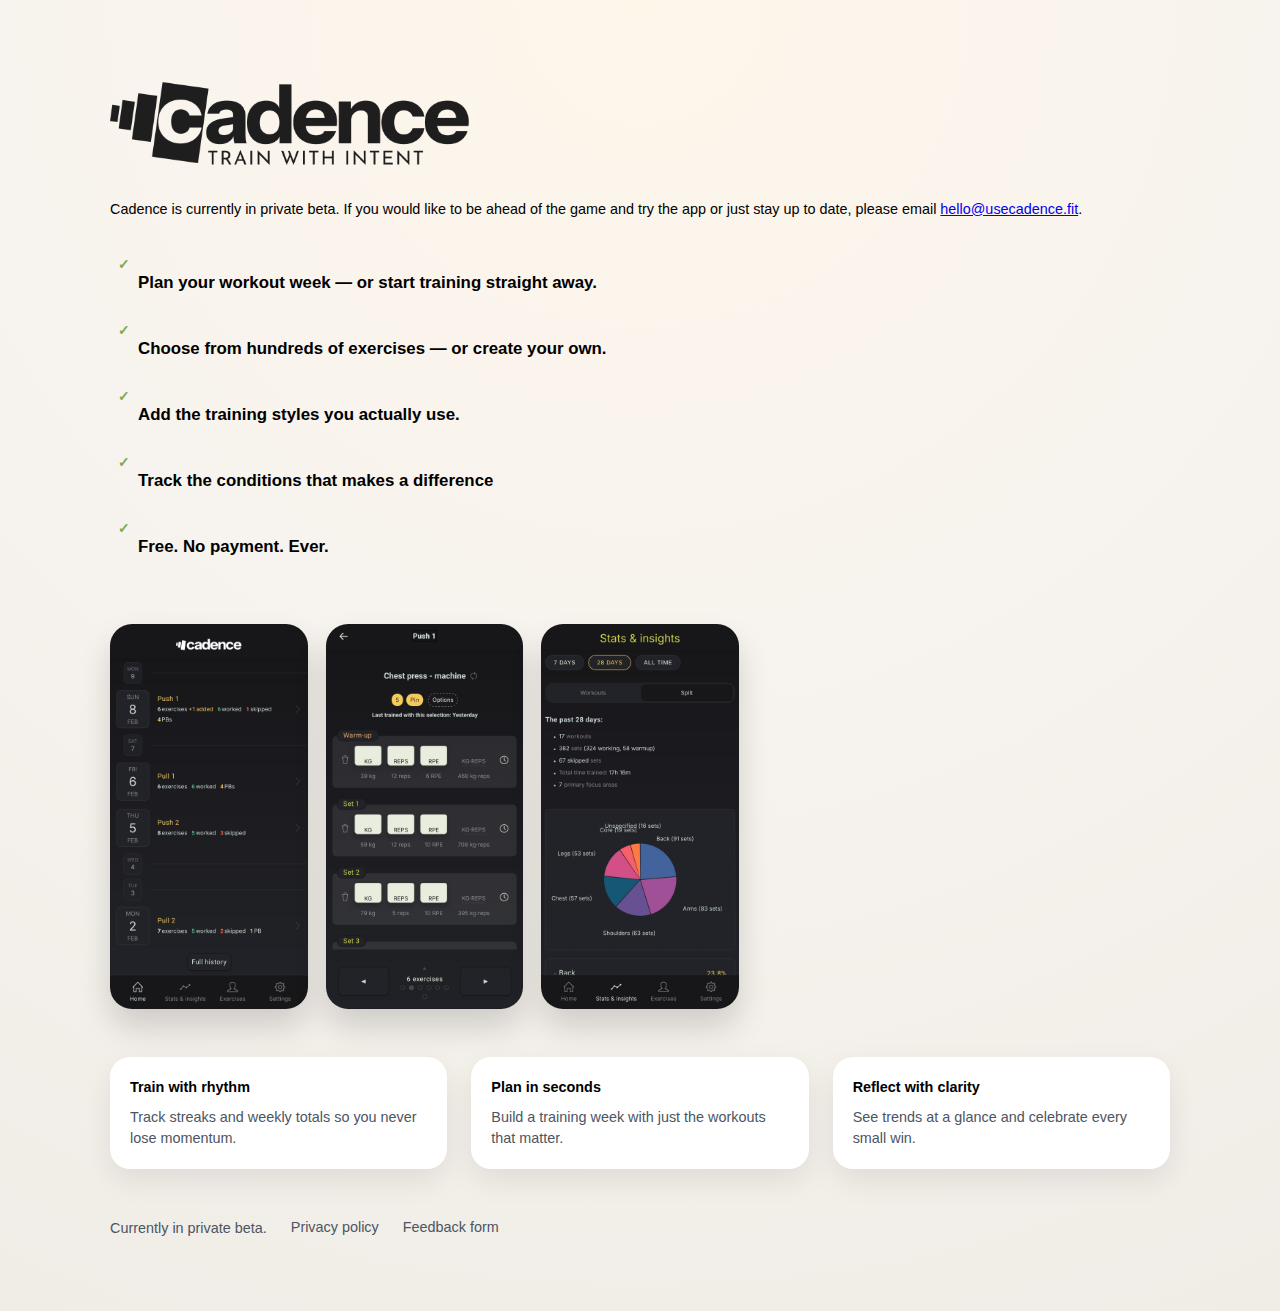
<file: index.html>
<!doctype html>
<html lang="en">
  <head>
    <meta charset="utf-8" />
    <!-- Primary Meta -->
    <title>Cadence — free forever training log</title>
    <meta
      name="description"
      content="A free forever training log built for consistency. Track workouts, see context, and understand your progress. No subscriptions."
    />

    <!-- Open Graph -->
    <meta property="og:type" content="website" />
    <meta property="og:url" content="https://usecadence.fit/" />
    <meta property="og:site_name" content="Cadence" />
    <meta property="og:title" content="Cadence — free forever training log" />
    <meta
      property="og:description"
      content="No subscriptions. Track workouts simply. See personal bests, rest, trends, and progress — without the noise."
    />
    <meta
      property="og:image"
      content="https://usecadence.fit/assets/images/OG.png"
    />

    <!-- Twitter -->
    <meta name="twitter:card" content="summary_large_image" />
    <meta name="twitter:title" content="Cadence — free forever training log" />
    <meta
      name="twitter:description"
      content="Free forever. Built for consistent training. Clear tracking. Real progress. No subscriptions."
    />
    <meta
      name="twitter:image"
      content="https://usecadence.fit/assets/images/final4.png"
    />
    <meta name="twitter:creator" content="@trainwithcadance" />

    <meta name="viewport" content="width=device-width, initial-scale=1" />

    <link rel="preconnect" href="https://fonts.googleapis.com" />
    <link rel="preconnect" href="https://fonts.gstatic.com" crossorigin />
    <link
      href="https://fonts.googleapis.com/css2?family=Fraunces:wght@400;600;700&family=Space+Grotesk:wght@400;500;600&display=swap"
      rel="stylesheet"
    />
    <link rel="stylesheet" href="/tokens.css" />
    <link rel="stylesheet" href="/main.css" />
    <link rel="icon" type="image/png" href="/favicon.png" />
  </head>
  <body class="page-home">
    <main>
      <header class="header-home">
        <div class="header-brand">
          <div class="logo">
            <img src="assets/images/cadence-fit.png" alt="Cadence Fit logo" />
          </div>
          <aside class="beta-panel">
            <p>
              Cadence is currently in private beta. If you would like to be
              ahead of the game and try the app or just stay up to date, please
              email
              <a href="mailto:hello@usecadence.fit">hello@usecadence.fit</a>.
            </p>
          </aside>
        </div>
        <section class="cadence-benefits">
          <ul class="tagline-list">
            <li>
              <h3>Plan your workout week — or start training straight away.</h3>
              <!-- <p>Build a schedule or stay flexible and make it up as you go.</p> -->
            </li>
            <li>
              <h3>
                Choose from hundreds of exercises &mdash; or create your own.
              </h3>
              <!-- <p>Every movement, any variation, fully customisable.</p> -->
            </li>
            <li>
              <h3>Add the training styles you actually use.</h3>
              <!-- <p>
                Drop sets, cluster sets, supersets &amp; cirtcuits &mdash;
                <em>every time, or time to time</em>
              </p> -->
            </li>
            <li>
              <h3>Track the conditions that makes a difference</h3>
              <!-- <p>
                More than just weights and reps &mdash; track the options and
                settings that impact your session.
              </p> -->
            </li>
            <li>
              <h3>Free. No payment. Ever.</h3>
            </li>
          </ul>
        </section>
      </header>

      <section class="screenshots" aria-label="Cadence app screenshots">
        <img
          src="assets/images/final2.png"
          alt="Cadence home screen showing training streaks and week overview"
        />
        <img
          src="assets/images/final4.png"
          alt="Cadence progress insights screen"
        />
        <img
          src="assets/images/final5.png"
          alt="Cadence workout planner view"
        />
      </section>

      <section class="grid" aria-label="Key benefits">
        <article class="card">
          <h3>Train with rhythm</h3>
          <p>Track streaks and weekly totals so you never lose momentum.</p>
        </article>
        <article class="card">
          <h3>Plan in seconds</h3>
          <p>Build a training week with just the workouts that matter.</p>
        </article>
        <article class="card">
          <h3>Reflect with clarity</h3>
          <p>See trends at a glance and celebrate every small win.</p>
        </article>
      </section>

      <footer>
        <span>Currently in private beta.</span>
        <a href="/privacy.html">Privacy policy</a>
        <a
          href="https://forms.gle/9rcPxuMtKUVsBSPv9"
          target="_blank"
          rel="noopener"
        >
          Feedback form
        </a>
      </footer>
    </main>
  </body>
</html>
</file>
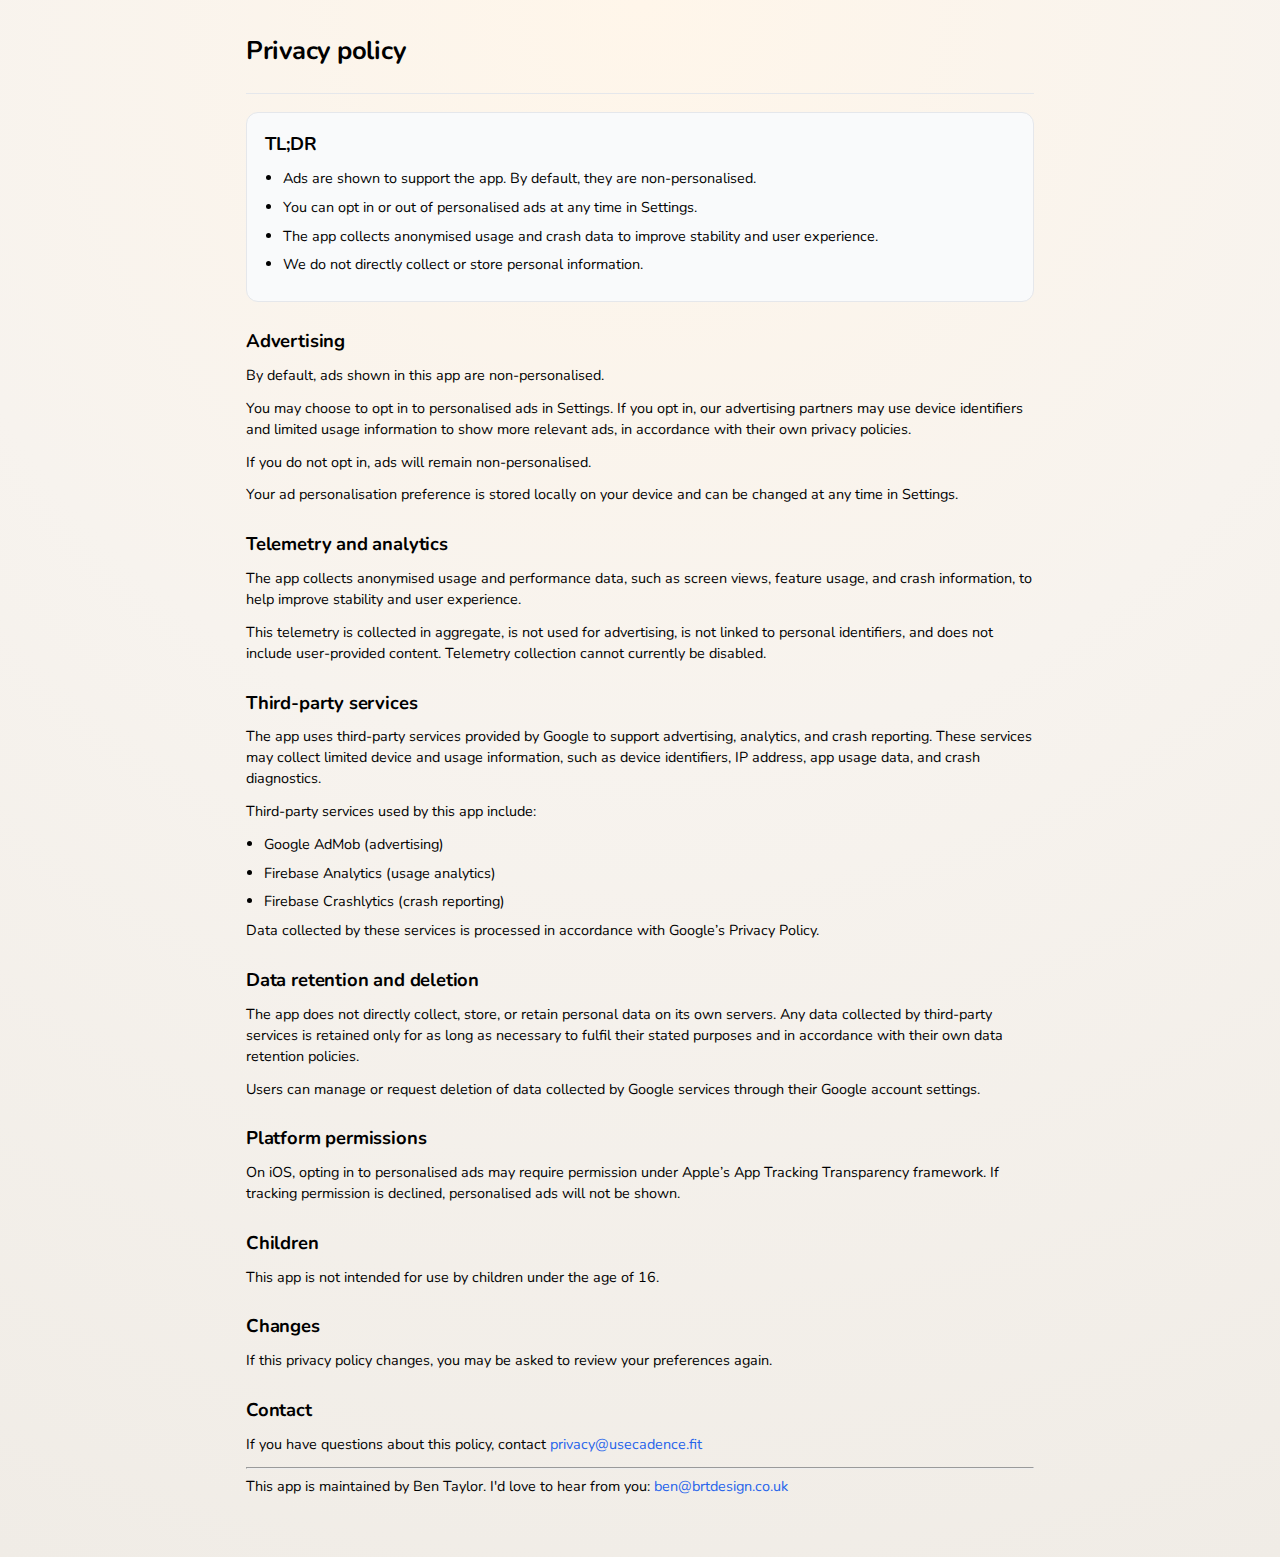
<file: privacy.html>
<!doctype html>
<html lang="en">
  <head>
    <meta charset="utf-8" />
    <meta name="viewport" content="width=device-width, initial-scale=1" />
    <title>Privacy policy</title>
    <link rel="preconnect" href="https://fonts.googleapis.com" />
    <link rel="preconnect" href="https://fonts.gstatic.com" crossorigin />
    <link
      href="https://fonts.googleapis.com/css2?family=Fraunces:wght@400;600;700&family=Nunito:wght@400;500;600;700&display=swap"
      rel="stylesheet"
    />
    <link rel="stylesheet" href="/tokens.css" />
    <link rel="stylesheet" href="/main.css" />
  </head>

  <body class="page-privacy">
    <main>
      <header>
        <h1>Privacy policy</h1>
      </header>

      <section class="card" aria-labelledby="tldr">
        <h2 id="tldr">TL;DR</h2>
        <ul>
          <li>
            Ads are shown to support the app. By default, they are
            non-personalised.
          </li>
          <li>
            You can opt in or out of personalised ads at any time in Settings.
          </li>
          <li>
            The app collects anonymised usage and crash data to improve
            stability and user experience.
          </li>
          <li>We do not directly collect or store personal information.</li>
        </ul>
      </section>

      <section>
        <h2>Advertising</h2>
        <p>By default, ads shown in this app are non-personalised.</p>

        <p>
          You may choose to opt in to personalised ads in Settings. If you opt
          in, our advertising partners may use device identifiers and limited
          usage information to show more relevant ads, in accordance with their
          own privacy policies.
        </p>

        <p>If you do not opt in, ads will remain non-personalised.</p>

        <p>
          Your ad personalisation preference is stored locally on your device
          and can be changed at any time in Settings.
        </p>

        <h2>Telemetry and analytics</h2>
        <p>
          The app collects anonymised usage and performance data, such as screen
          views, feature usage, and crash information, to help improve stability
          and user experience.
        </p>

        <p>
          This telemetry is collected in aggregate, is not used for advertising,
          is not linked to personal identifiers, and does not include
          user-provided content. Telemetry collection cannot currently be
          disabled.
        </p>

        <h2>Third-party services</h2>
        <p>
          The app uses third-party services provided by Google to support
          advertising, analytics, and crash reporting. These services may
          collect limited device and usage information, such as device
          identifiers, IP address, app usage data, and crash diagnostics.
        </p>

        <p>Third-party services used by this app include:</p>
        <ul>
          <li>Google AdMob (advertising)</li>
          <li>Firebase Analytics (usage analytics)</li>
          <li>Firebase Crashlytics (crash reporting)</li>
        </ul>

        <p>
          Data collected by these services is processed in accordance with
          Google’s Privacy Policy.
        </p>

        <h2>Data retention and deletion</h2>
        <p>
          The app does not directly collect, store, or retain personal data on
          its own servers. Any data collected by third-party services is
          retained only for as long as necessary to fulfil their stated purposes
          and in accordance with their own data retention policies.
        </p>

        <p>
          Users can manage or request deletion of data collected by Google
          services through their Google account settings.
        </p>

        <h2>Platform permissions</h2>
        <p>
          On iOS, opting in to personalised ads may require permission under
          Apple’s App Tracking Transparency framework. If tracking permission is
          declined, personalised ads will not be shown.
        </p>

        <h2>Children</h2>
        <p>This app is not intended for use by children under the age of 16.</p>

        <h2>Changes</h2>
        <p>
          If this privacy policy changes, you may be asked to review your
          preferences again.
        </p>

        <h2>Contact</h2>
        <p>
          If you have questions about this policy, contact
          <a href="mailto:privacy@usecadence.fit">privacy@usecadence.fit</a>
        </p>
        <hr />
        <p>
          This app is maintained by Ben Taylor. I&apos;d love to hear from you:
          <a href="mailto:ben@brtdesign.co.uk">ben@brtdesign.co.uk</a>
        </p>
      </section>
    </main>
  </body>
</html>
</file>
<file: tokens.css>
:root {
  --white: #ffffff;
  --shadow-strong: rgba(0, 0, 0, 0.15);
}

body {
  --ink: ##17171a;
  --muted: #525252;
  --accent: #d1d646;
  --tick: #7eab56;
  --accent-dark: #d95723;
  --bg: #f7f3ee;
  --panel: #ffffff;
  --shadow: rgba(0, 0, 0, 0.08);
  --on-accent: #ffffff;
  --bg-grad-start: #fff6ea;
  --bg-grad-mid: #f7f3ee;
  --bg-grad-end: #f0ece6;

  --text: ##17171a;
  --muted: #4b5563;
  --border: #e5e7eb;
  --card: #f9fafb;
  --focus: #2563eb;
}
/*

  primaryBackground: "#17171a",

  // secondaryBackground: "#07d807ff",
  // secondaryBackground: "#333533",
  secondaryBackground: "#222328",
  link: "#E8EDDF",
  primaryText: "#CFDBD5",
  highlight2: "#F5CB5C",
  highlight3: "#D1D646",
  dropSet: "#63A6ED",
  clusterSet: "#b681fbff",
  superSet: "#4CB380",
  warmUp: "#e5aa70",
  //warmUpBG: "#e5aa7033",
  warmUpBG: "#65686f2f",
  textXlight: "#d9d9d91A",
  textMed: "#d9d9d933",
  textDark: "#e7e7e77f",
  placehlolderText: "#9BA5B7",
  workingSet: "#D1D646",
  success: "#4CB380",
  warning: "#F5CB5C",
  error: "#f56b38ff",



*/
</file>
<file: main.css>
* {
  box-sizing: border-box;

}

body {
  margin: 0;
  color-scheme: light;
  font-family: "Nunito", "Helvetica Neue", Arial, sans-serif;
  font-size: 0.9rem;
  line-height: 1.45;
  color: var(--ink);
  background: radial-gradient(
    circle at top,
    var(--bg-grad-start) 0%,
    var(--bg-grad-mid) 45%,
    var(--bg-grad-end) 100%
  );
}

body.page-home {
  background:
    /* radial-gradient(
      circle at 85% 110%,
      var(--accent) -20%,
      transparent 55%
    ), */
    radial-gradient(
      circle at top,
      var(--bg-grad-start) 0%,
      var(--bg-grad-mid) 45%,
      var(--bg-grad-end) 100%
    );
}

body.page-home main {
  max-width: 1100px;
  margin: 0 auto;
  padding: 64px 20px 72px;
  display: grid;
  gap: 48px;
}

body.page-home header {
  display: grid;
  gap: 20px;
  align-items: start;
}

body.page-home .header-brand {
  display: grid;
  gap: 12px;
}

body.page-home .cadence-benefits {
  display: grid;
  gap: 20px;
  justify-items: start;
}
/* .header-home {
  border-bottom: 1px solid var(--muted);
  padding-bottom: 36px;
} */
body.page-home .logo {
  display: inline-flex;
  align-items: center;
  gap: 12px;
  font-weight: 600;
  letter-spacing: 0.02em;
  text-transform: uppercase;
  font-size: 0.85rem;
  color: var(--muted);
}

body.page-home .logo img {
  width: 100%;
  max-width: 360px;
  height: auto;
  object-fit: contain;
}



body.page-home .store-badge {
  width: 100%;
}

body.page-home .store-badge img {
  display: block;
max-width:50%;
  margin: 0;
  height: auto;
}
/* @media screen and (max-width:600px) {
body.page-home .store-badge img {

max-width:80%;
}
} */

body.page-home h1 {
  margin: 0;
  font-family: "Fraunces", "Georgia", serif;
  font-size: clamp(2.6rem, 4vw, 3.6rem);
  line-height: 1.05;
  letter-spacing: -0.02em;
}

body.page-home .tagline {
  font-size: 1.1rem;
  color: var(--muted);
  max-width: 20rem;
}

body.page-home .tagline-list {
  list-style: none;
  margin: 0;
  padding: 0;
  display: grid;
  gap: 8px;
  color: var(--ink);
  max-width: 34rem;
}

body.page-home .tagline-list li {
  position: relative;
  padding-left: 28px;
}

body.page-home .tagline-list li::before {
  content: "✓";
  position: absolute;
  left: 8px;
  top: 0px;
  color: var(--tick);
  font-weight: 700;
}

body.page-home .tagline-list p {
  margin: 0;
}
body.page-home .cta {
  display: inline-flex;
  align-items: center;
  gap: 8px;
  padding: 12px 20px;
  border-radius: 999px;
  background: var(--accent);
  color: var(--on-accent);
  text-decoration: none;
  font-weight: 600;
  width: fit-content;
  transition:
    transform 0.2s ease,
    background 0.2s ease;
}

body.page-home .cta:hover {
  background: var(--accent-dark);
  transform: translateY(-1px);
}

body.page-home .grid {
  display: grid;
  gap: 24px;
  grid-template-columns: repeat(auto-fit, minmax(220px, 1fr));
}

body.page-home .card {
  background: var(--panel);
  border-radius: 20px;
  padding: 20px;
  box-shadow: 0 12px 30px var(--shadow);
}

body.page-home .card h3 {
  margin: 0 0 10px;
  font-family: "Nunito", "Helvetica Neue", Arial, sans-serif;
  font-size: inherit;
  line-height: inherit;
}

body.page-home .card p {
  margin: 0;
  color: var(--muted);
}

body.page-home .screenshots {
  display: grid;
  gap: 18px;
  grid-template-columns: repeat(5, minmax(0, 1fr));
}

body.page-home .screenshots img {
  width: 100%;
  height: auto;
  border-radius: 22px;
  box-shadow: 0 18px 32px var(--shadow-strong);
  transform: translateY(0);
  transition: transform 0.2s ease;
}

body.page-home .screenshots img:hover {
  transform: translateY(-4px);
}

body.page-home .lightbox {
  display: none;
}

body.page-home footer {
  display: flex;
  flex-wrap: wrap;
  gap: 12px 24px;
  align-items: center;
  color: var(--muted);
}

body.page-home footer a {
  color: inherit;
  text-decoration: none;
  border-bottom: 1px solid transparent;
}

body.page-home footer a:hover {
  border-color: var(--muted);
}

@media (max-width: 720px) {
  body.page-home main {
    padding-top: 48px;
  }

  body.page-home header {
    grid-template-columns: 1fr;
    gap: 28px;
  }

  body.page-home .cta {
    width: 100%;
    justify-content: center;
  }

  body.page-home .screenshots img {
    border-radius: 4px;
    cursor: pointer;
  }

  body.page-home .lightbox {
    position: fixed;
    inset: 0;
    z-index: 1000;
    display: flex;
    align-items: center;
    justify-content: center;
    padding: 24px 16px;
    background: rgba(220, 215, 215, 0.72);
  }

  body.page-home .lightbox[hidden] {
    display: none;
  }

  body.page-home .lightbox-image {
    display: block;
    max-width: min(92vw, 520px);
    max-height: 80vh;
    width: auto;
    height: auto;
    box-shadow: 0 18px 32px var(--shadow-strong);
  }

  body.page-home .lightbox-close {
    position: absolute;
    top: 12px;
    right: 12px;
    border: 0;
    border-radius: 999px;
    padding: 10px 14px;
    background: rgba(255, 255, 255, 0.14);
    color: var(--white);
    font: inherit;
  }

  body.page-home.lightbox-open {
    overflow: hidden;
  }
}

body.page-privacy main {
  max-width: 820px;
  margin: 0 auto;
  padding: 24px 16px 48px;
}

body.page-privacy header {
  padding: 8px 0 18px;
  border-bottom: 1px solid var(--border);
  margin-bottom: 18px;
}

body.page-privacy h1 {
  font-size: 1.6rem;
  margin: 0 0 6px;
  letter-spacing: -0.01em;
}

body.page-privacy .lede {
  margin: 0;
  color: var(--muted);
  font-size: 0.98rem;
}

body.page-privacy h2 {
  margin: 26px 0 10px;
  font-size: 1.15rem;
  letter-spacing: -0.01em;
}

body.page-privacy p {
  margin: 0 0 12px;
}

body.page-privacy .card {
  border: 1px solid var(--border);
  background: var(--card);
  padding: 18px;
  border-radius: 12px;
  margin: 18px 0 20px;
}

body.page-privacy .card h2 {
  margin-top: 0;
}

body.page-privacy ul {
  margin: 10px 0 0;
  padding-left: 18px;
}

body.page-privacy li {
  margin: 8px 0;
}

body.page-privacy .row {
  display: flex;
  gap: 16px;
  align-items: center;
  justify-content: space-between;
  border: 1px solid var(--border);
  border-radius: 12px;
  padding: 14px 16px;
  margin: 0 0 18px;
}

body.page-privacy .row .meta {
  color: var(--muted);
  font-size: 0.9rem;
  margin-top: 2px;
}

body.page-privacy .small {
  font-size: 0.92rem;
  color: var(--muted);
}

body.page-privacy footer {
  margin-top: 28px;
  padding-top: 18px;
  border-top: 1px solid var(--border);
  color: var(--muted);
  font-size: 0.92rem;
}

body.page-privacy a {
  color: var(--focus);
  text-decoration: none;
}

body.page-privacy a:hover {
  text-decoration: underline;
}
</file>
